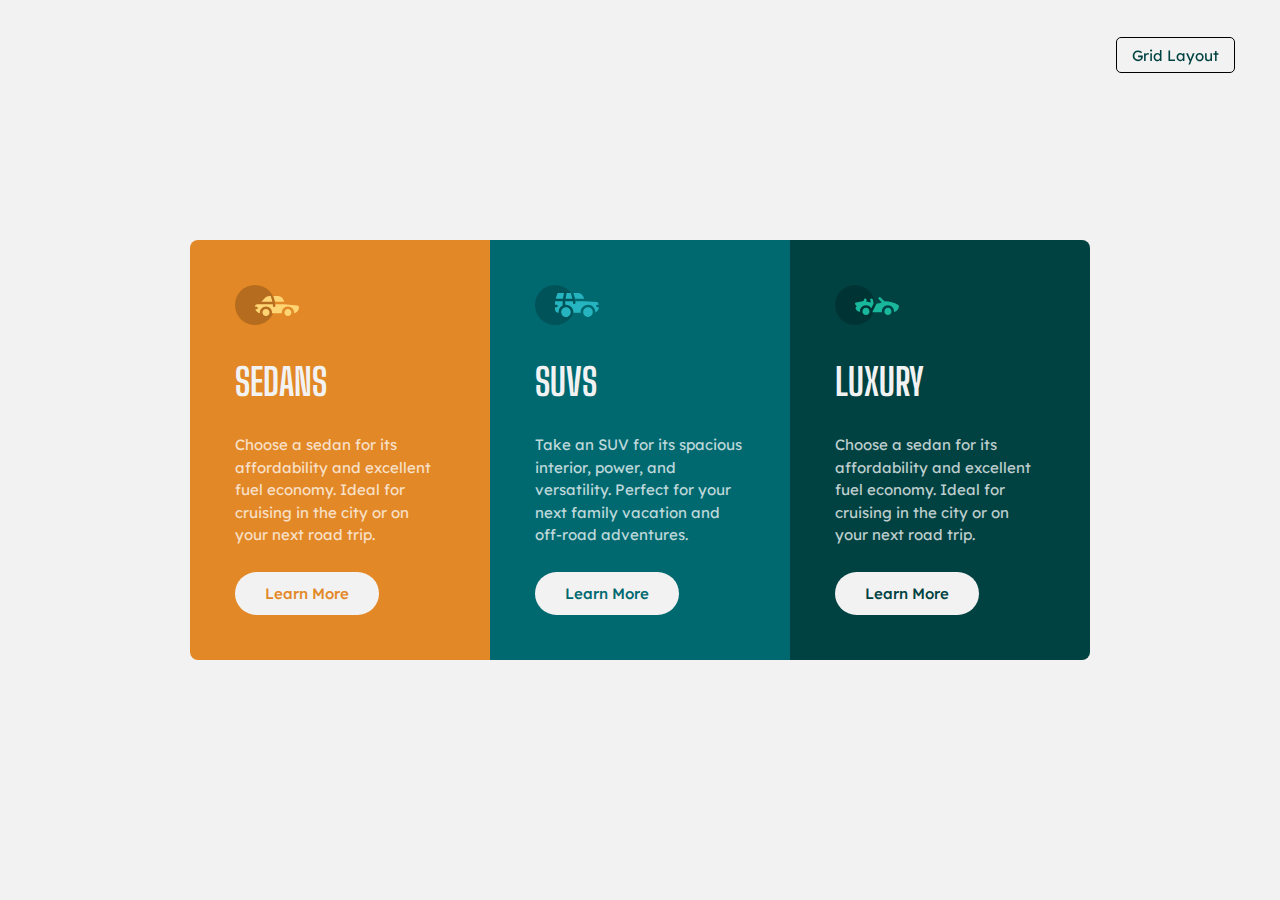
<file: index.html>
<!DOCTYPE html>
<html lang="en">
  <head>
    <meta charset="UTF-8" />
    <meta http-equiv="X-UA-Compatible" content="IE=edge" />
    <meta name="viewport" content="width=device-width, initial-scale=1.0" />
    <title>CSS Flexbox</title>
    <link rel="stylesheet" href="./index.css" />
    <link
      rel="shortcut icon"
      href="./assets/img/favicon-32x32.png"
      type="image/x-icon"
    />
  </head>
  <body>
    <div class="container">
      <div class="link">
        <a href="./grid.html">Grid Layout</a>
      </div>
      <div class="wrapper">
        <div class="single__box">
          <img src="./assets/img/icon-sedans.svg" alt="sedans" />
          <h3>Sedans</h3>
          <p>
            Choose a sedan for its affordability and excellent fuel economy.
            Ideal for cruising in the city or on your next road trip.
          </p>
          <a href="#">Learn More</a>
        </div>
        <div class="single__box">
          <img src="./assets/img/icon-suvs.svg" alt="sedans" />
          <h3>Suvs</h3>
          <p>
            Take an SUV for its spacious interior, power, and versatility. Perfect for your next family vacation and off-road adventures.
          </p>
          <a href="#">Learn More</a>
        </div>
        <div class="single__box">
          <img src="./assets/img/icon-luxury.svg" alt="sedans" />
          <h3>Luxury</h3>
          <p>
            Choose a sedan for its affordability and excellent fuel economy.
            Ideal for cruising in the city or on your next road trip.
          </p>
          <a href="#">Learn More</a>
        </div>
      </div>
    </div>
  </body>
</html>
</file>
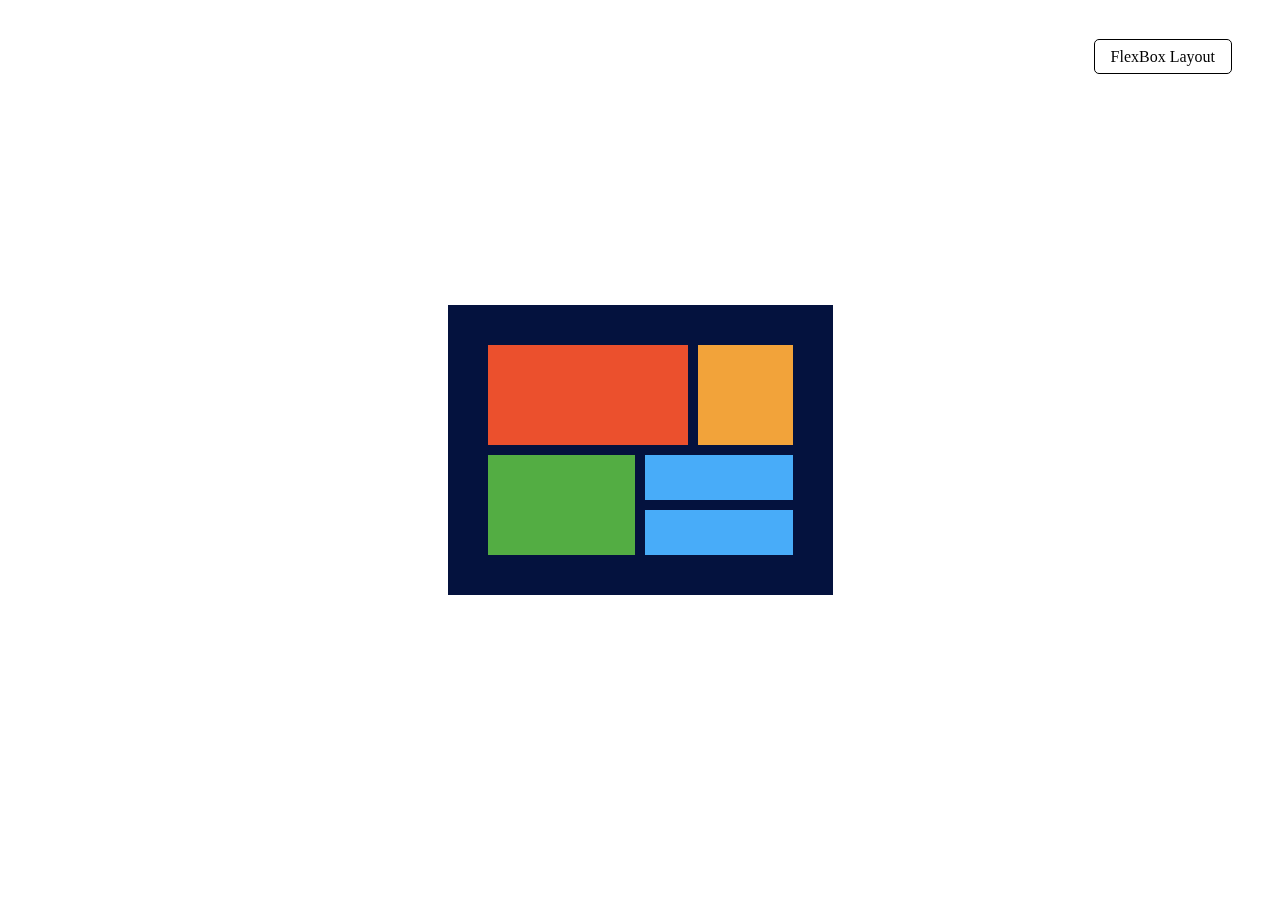
<file: grid.html>
<!DOCTYPE html>
<html lang="en">
  <head>
    <meta charset="UTF-8" />
    <meta http-equiv="X-UA-Compatible" content="IE=edge" />
    <meta name="viewport" content="width=device-width, initial-scale=1.0" />
    <title>Grid HTML</title>
    <link rel="stylesheet" href="grid.css" />
  </head>
  <body>
    <main>
      <div class="link">
        <a href="./index.html">FlexBox Layout</a>
      </div>
      <div class="container">
        <div class="one"></div>
        <div class="two"></div>
        <div class="three"></div>
        <div class="four">
          <div class="four-One"></div>
          <div class="four-Two"></div>
        </div>
      </div>
    </main>
  </body>
</html>
</file>
<file: index.css>
@import url('https://fonts.googleapis.com/css2?family=Lexend+Deca&display=swap');
@import url('https://fonts.googleapis.com/css2?family=Big+Shoulders+Display:wght@700&display=swap');
*{
    padding: 0;
    margin: 0;
    box-sizing: border-box;
    font-size: 15px;
    font-family: var(--fontDeca);
    font-weight: 400;
}

:root{
    --brightOrange: hsl(31, 77%, 52%);
    --darkCyan: hsl(184, 100%, 22%);
    --veryDarkCyan: hsl(179, 100%, 13%);
    --tWhite: hsla(0, 0%, 100%, 0.75);
    --vlightGray: hsl(0, 0%, 95%);
    --fontDeca: 'Lexend Deca', sans-serif;
    --fontBigShoulders: 'Big Shoulders Display', cursive;
}

body{
    background-color: var(--vlightGray);
}

.link{
    position: fixed;
    top: 3rem;
    right: 3rem;
}

.link a{
    text-decoration: none;
    padding: .5rem 1rem;
    border: 1px solid black;
    color: var(--veryDarkCyan);
    border-radius: 5px;
}

.container{
    display: flex;
    justify-content: center;
    align-items: center;
    min-height: 100vh;
}

.wrapper{
    display: flex;
    border-radius: 8px;
    overflow: hidden;
}

.single__box{
    position: relative;
    padding: 3rem;
    color: #fff;
    width: 300px;
    height: 420px;
}

.single__box:nth-child(1){
    background-color: var(--brightOrange);
}


.single__box:nth-child(2){
    background-color: var(--darkCyan);
}

.single__box:nth-child(3){
    background-color: var(--veryDarkCyan);
}

.single__box img{
    max-width: 100%;
    height: auto;
    margin-bottom: 2rem;
}

.single__box h3{
    font-size: 2.5rem;
    text-transform: uppercase;
    margin-bottom: 2rem;
    font-family: var(--fontBigShoulders);
    font-weight: 700;
    color: var(--vlightGray);
}

.single__box p{
    margin-bottom: 2rem;
    line-height: 1.5;
    color: var(--tWhite);
}

.single__box a{
    background-color: var(--vlightGray);
    border-radius: 35px;
    padding: 12px 30px;
    text-decoration: none;
    text-transform: capitalize;
    position: absolute;
    bottom: 3rem;
    left: 3rem;
    font-weight: 500;
}

.single__box:nth-child(1) a{
    color: var(--brightOrange);
}

.single__box:nth-child(2) a{
    color: var(--darkCyan);
}

.single__box:nth-child(3) a{
    color: var(--veryDarkCyan);
}
</file>
<file: grid.css>
*{
    padding: 0;
    margin: 0;
    box-sizing: border-box;
}
main{
    min-height: 100vh;
    display: flex;
    justify-content: center;
    align-items: center;
}

.link{
    position: fixed;
    top: 3rem;
    right: 3rem;
}

.link a{
    text-decoration: none;
    padding: .5rem 1rem;
    border: 1px solid black;
    color: var(--veryDarkCyan);
    border-radius: 5px;
}

.container{
    display: grid;
    padding: 40px;
    background-color: #04123e;
    /* gap: 10px; */
    /* grid-template-columns: repeat(6, 1fr); */
    /* width: 70%; */
    /* margin: auto; */
    padding: 40px;
    /* background: #000; */
    display: grid;
    gap: 10px;
    grid-template-columns: repeat(6, 1fr);
}

/* .container div{
    height: 200px;
} */

.container .one{
    width: 200px;
    height: 100px;
    background: hsl(11deg 83% 55%);
    grid-column: 1/5;
}

.container .two{
    grid-column: 5/7;
    background: hsl(34deg 88% 59%);
    height: 100px;
}

.container .three{
    grid-column: 1/4;
    background: hsl(111deg 44% 47%);
    height: 100px;
}


.container .four{
    display: grid;
    grid-template-columns: 1fr;
    grid-column: 4/7;
}

.container .four .four-One{
    width: 100%;
    margin: 0px 0px 10px 0px;
    background: hsl(206deg 94% 63%);
}

.container .four .four-Two{
    width: 100%;
    background: hsl(206deg 94% 63%);
    margin: 0px 0px 0px 0px;
}
</file>
